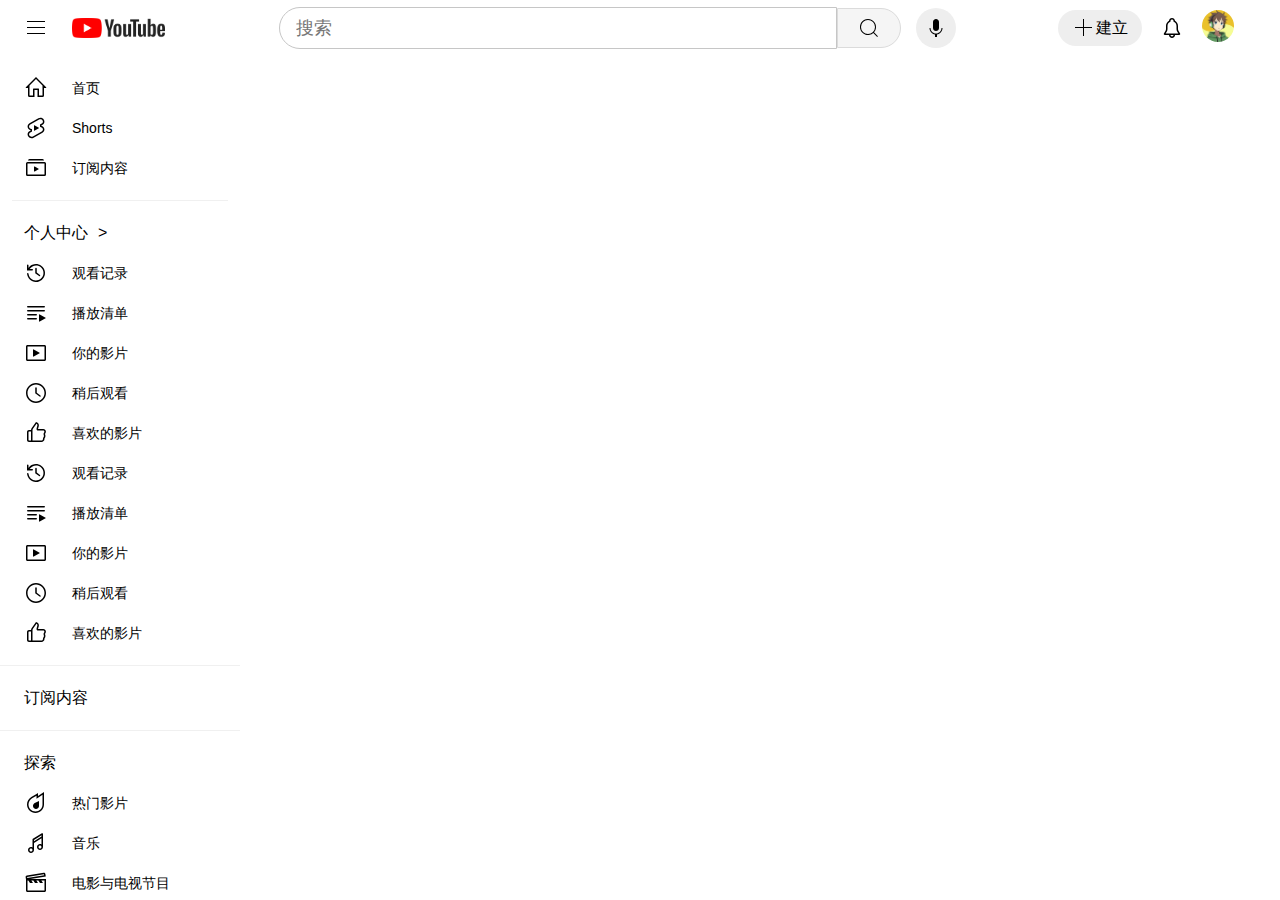
<file: index.html>
<!DOCTYPE html>
<html>
<head>
    <link rel="stylesheet" href="css/main.css" />
    <link rel="stylesheet" href="css/item.css" />
    <link rel="stylesheet" href="css/top.css" />
    <link rel="shortcut icon" href="favicon.ico" type="image/x-icon">
    <title>Youtube</title> 
</head>
<body>
  <div class="page">
    <div class="top"> 
        <div class="top-1">
            <div class="nav-switch"><svg xmlns="http://www.w3.org/2000/svg" height="24" viewBox="0 0 24 24" width="24" focusable="false" aria-hidden="true" style="pointer-events: none; display: inherit; width: 100%; height: 100%;"><path d="M21 6H3V5h18v1zm0 5H3v1h18v-1zm0 6H3v1h18v-1z"></path></svg></div>
            <img class="logo" src="images/logo.png" />
        </div>
        <div class="top-2">
            <input class="searchbox" type="text" placeholder="搜索"/>
            <button class="searchbutton">
                <div style="width: 24px; height: 24px; display: block; fill: currentcolor;"><svg xmlns="http://www.w3.org/2000/svg" fill="currentColor" height="24" viewBox="0 0 24 24" width="24" focusable="false" aria-hidden="true" style="pointer-events: none; display: inherit; width: 100%; height: 100%;"><path clip-rule="evenodd" d="M16.296 16.996a8 8 0 11.707-.708l3.909 3.91-.707.707-3.909-3.909zM18 11a7 7 0 00-14 0 7 7 0 1014 0z" fill-rule="evenodd"></path></svg></div>
            </button>
            <div class="voice">
                <div style="width: 24px; height: 24px; display: block; fill: currentcolor;"><svg xmlns="http://www.w3.org/2000/svg" height="24" viewBox="0 0 24 24" width="24" focusable="false" aria-hidden="true" style="pointer-events: none; display: inherit; width: 100%; height: 100%;"><path d="M12 3c-1.66 0-3 1.37-3 3.07v5.86c0 1.7 1.34 3.07 3 3.07s3-1.37 3-3.07V6.07C15 4.37 13.66 3 12 3zm6.5 9h-1c0 3.03-2.47 5.5-5.5 5.5S6.5 15.03 6.5 12h-1c0 3.24 2.39 5.93 5.5 6.41V21h2v-2.59c3.11-.48 5.5-3.17 5.5-6.41z"></path></svg></div>
            </div>
        </div>
        <div class="top-3">
            <div class="upload">
                <div style="width: 24px; height: 24px; display: block; fill: currentcolor;"><svg xmlns="http://www.w3.org/2000/svg" enable-background="new 0 0 24 24" height="24" viewBox="0 0 24 24" width="24" focusable="false" aria-hidden="true" style="pointer-events: none; display: inherit; width: 100%; height: 100%;"><path d="M20 12h-8v8h-1v-8H3v-1h8V3h1v8h8v1z"></path></svg></div>
                <div>建立</div>
            </div>
            <div class="notify">
                <div style="width: 24px; height: 24px; display: block; fill: currentcolor;"><svg xmlns="http://www.w3.org/2000/svg" fill="currentColor" height="24" viewBox="0 0 24 24" width="24" focusable="false" aria-hidden="true" style="pointer-events: none; display: inherit; width: 100%; height: 100%;"><path clip-rule="evenodd" d="m13.497 4.898.053.8.694.4C15.596 6.878 16.5 8.334 16.5 10v2.892c0 .997.27 1.975.784 2.83L18.35 17.5H5.649l1.067-1.778c.513-.855.784-1.833.784-2.83V10c0-1.666.904-3.122 2.256-3.902l.694-.4.053-.8c.052-.78.703-1.398 1.497-1.398.794 0 1.445.618 1.497 1.398ZM6 10c0-2.224 1.21-4.165 3.007-5.201C9.11 3.236 10.41 2 12 2c1.59 0 2.89 1.236 2.993 2.799C16.79 5.835 18 7.776 18 10v2.892c0 .725.197 1.436.57 2.058l1.521 2.535c.4.667-.08 1.515-.857 1.515H15c0 .796-.316 1.559-.879 2.121-.562.563-1.325.879-2.121.879s-1.559-.316-2.121-.879C9.316 20.56 9 19.796 9 19H4.766c-.777 0-1.257-.848-.857-1.515L5.43 14.95c.373-.622.57-1.333.57-2.058V10Zm4.5 9c0 .398.158.78.44 1.06.28.282.662.44 1.06.44s.78-.158 1.06-.44c.282-.28.44-.662.44-1.06h-3Z" fill-rule="evenodd"></path></svg></div>
            </div>
            <div class="avater">
                <img src="images/avater.png">
            </div>
        </div>
    </div>
    <div class="main-layout">
      <div class="nav">
        <!-- 导航项 -->
        <div class="nav-1">
            <div id="nav-top-list"></div>
            <div class="profile-nav">
                <div class="item profile-item">个人中心<span style="margin-left: 10px;">></span></div>
                <div id="nav-profile-list"></div>
                <div class="item"> <div style="width: 24px; height: 24px; display: block; fill: currentcolor;"><svg xmlns="http://www.w3.org/2000/svg" fill="currentColor" height="24" viewBox="0 0 24 24" width="24" focusable="false" aria-hidden="true" style="pointer-events: none; display: inherit; width: 100%; height: 100%;"><path clip-rule="evenodd" d="M14.203 4.83c-1.74-.534-3.614-.418-5.274.327-1.354.608-2.49 1.6-3.273 2.843H8.25c.414 0 .75.336.75.75s-.336.75-.75.75H3V4.25c0-.414.336-.75.75-.75s.75.336.75.75v2.775c.935-1.41 2.254-2.536 3.815-3.236 1.992-.894 4.241-1.033 6.328-.392 2.088.641 3.87 2.02 5.017 3.878 1.146 1.858 1.578 4.07 1.215 6.223-.364 2.153-1.498 4.1-3.19 5.48-1.693 1.379-3.83 2.095-6.012 2.016-2.182-.08-4.26-.949-5.849-2.447-1.588-1.499-2.578-3.523-2.784-5.697-.039-.412.264-.778.676-.817.412-.04.778.263.818.675.171 1.812.996 3.499 2.32 4.748 1.323 1.248 3.055 1.973 4.874 2.04 1.818.065 3.598-.532 5.01-1.681 1.41-1.15 2.355-2.773 2.657-4.567.303-1.794-.056-3.637-1.012-5.186-.955-1.548-2.44-2.697-4.18-3.231ZM12.75 7.5c0-.414-.336-.75-.75-.75s-.75.336-.75.75v4.886l.314.224 3.5 2.5c.337.241.806.163 1.046-.174.241-.337.163-.806-.174-1.046l-3.186-2.276V7.5Z" fill-rule="evenodd"></path></svg></div>观看记录 </div>
                <div class="item"> <div style="width: 24px; height: 24px; display: block; fill: currentcolor;"><svg xmlns="http://www.w3.org/2000/svg" fill="currentColor" height="24" viewBox="0 0 24 24" width="24" focusable="false" aria-hidden="true" style="pointer-events: none; display: inherit; width: 100%; height: 100%;"><path clip-rule="evenodd" d="M3.75 5c-.414 0-.75.336-.75.75s.336.75.75.75h16.5c.414 0 .75-.336.75-.75S20.664 5 20.25 5H3.75Zm0 4c-.414 0-.75.336-.75.75s.336.75.75.75h16.5c.414 0 .75-.336.75-.75S20.664 9 20.25 9H3.75Zm0 4c-.414 0-.75.336-.75.75s.336.75.75.75h8.5c.414 0 .75-.336.75-.75s-.336-.75-.75-.75h-8.5Zm8.5 4c.414 0 .75.336.75.75s-.336.75-.75.75h-8.5c-.414 0-.75-.336-.75-.75s.336-.75.75-.75h8.5Zm3.498-3.572c-.333-.191-.748.05-.748.434v6.276c0 .384.415.625.748.434L22 17l-6.252-3.572Z" fill-rule="evenodd"></path></svg></div> 播放清单 </div>
                <div class="item"> <div style="width: 24px; height: 24px; display: block; fill: currentcolor;"><svg xmlns="http://www.w3.org/2000/svg" fill="currentColor" height="24" viewBox="0 0 24 24" width="24" focusable="false" aria-hidden="true" style="pointer-events: none; display: inherit; width: 100%; height: 100%;"><path clip-rule="evenodd" d="M3.5 5.5h17v13h-17v-13ZM2 5.5C2 4.672 2.672 4 3.5 4h17c.828 0 1.5.672 1.5 1.5v13c0 .828-.672 1.5-1.5 1.5h-17c-.828 0-1.5-.672-1.5-1.5v-13Zm7.748 2.927c-.333-.19-.748.05-.748.435v6.276c0 .384.415.625.748.434L16 12 9.748 8.427Z" fill-rule="evenodd"></path></svg></div> 你的影片 </div>
                <div class="item"> <div style="width: 24px; height: 24px; display: block; fill: currentcolor;"><svg xmlns="http://www.w3.org/2000/svg" fill="currentColor" height="24" viewBox="0 0 24 24" width="24" focusable="false" aria-hidden="true" style="pointer-events: none; display: inherit; width: 100%; height: 100%;"><path clip-rule="evenodd" d="M20.5 12c0 4.694-3.806 8.5-8.5 8.5S3.5 16.694 3.5 12 7.306 3.5 12 3.5s8.5 3.806 8.5 8.5Zm1.5 0c0 5.523-4.477 10-10 10S2 17.523 2 12 6.477 2 12 2s10 4.477 10 10Zm-9.25-5c0-.414-.336-.75-.75-.75s-.75.336-.75.75v5.375l.3.225 4 3c.331.248.802.181 1.05-.15.248-.331.181-.801-.15-1.05l-3.7-2.775V7Z" fill-rule="evenodd"></path></svg></div> 稍后观看 </div>
                <div class="item"> <div style="width: 24px; height: 24px; display: block; fill: currentcolor;"><svg xmlns="http://www.w3.org/2000/svg" fill="currentColor" height="24" viewBox="0 0 24 24" width="24" focusable="false" aria-hidden="true" style="pointer-events: none; display: inherit; width: 100%; height: 100%;"><path clip-rule="evenodd" d="M14.813 5.018 14.41 6.5 14 8h5.192c.826 0 1.609.376 2.125 1.022.711.888.794 2.125.209 3.101L21 13l.165.413c.519 1.296.324 2.769-.514 3.885l-.151.202v.5c0 1.657-1.343 3-3 3H5c-1.105 0-2-.895-2-2v-8c0-1.105.895-2 2-2h2v.282c0-.834.26-1.647.745-2.325L12 1l1.1.472c1.376.59 2.107 2.103 1.713 3.546ZM7 10.5H5c-.276 0-.5.224-.5.5v8c0 .276.224.5.5.5h2v-9Zm10.5 9h-9V9.282c0-.521.163-1.03.466-1.453l3.553-4.975c.682.298 1.043 1.051.847 1.77l-.813 2.981c-.123.451-.029.934.255 1.305.284.372.725.59 1.192.59h5.192c.37 0 .722.169.954.459.32.399.357.954.094 1.393l-.526.876c-.241.402-.28.894-.107 1.33l.165.412c.324.81.203 1.73-.32 2.428l-.152.202c-.195.26-.3.575-.3.9v.5c0 .828-.672 1.5-1.5 1.5Z" fill-rule="evenodd"></path></svg></div> 喜欢的影片 </div>
            </div>
        </div>
        <div class="nav-2">
            <div class="item title-item">订阅内容</div>
            <div id="channel-list"></div>
        </div>
        <div class="nav-3">
            <div class="item title-item">探索</div>
            <div id="exploreList"></div>
        </div>
      </div>
      <div class="video">
      </div>
    </div>
  </div>
  <script src="js/nav-sub.js"/></script>
  <script src="js/explore.js"/></script>
</body>
</html>
</file>
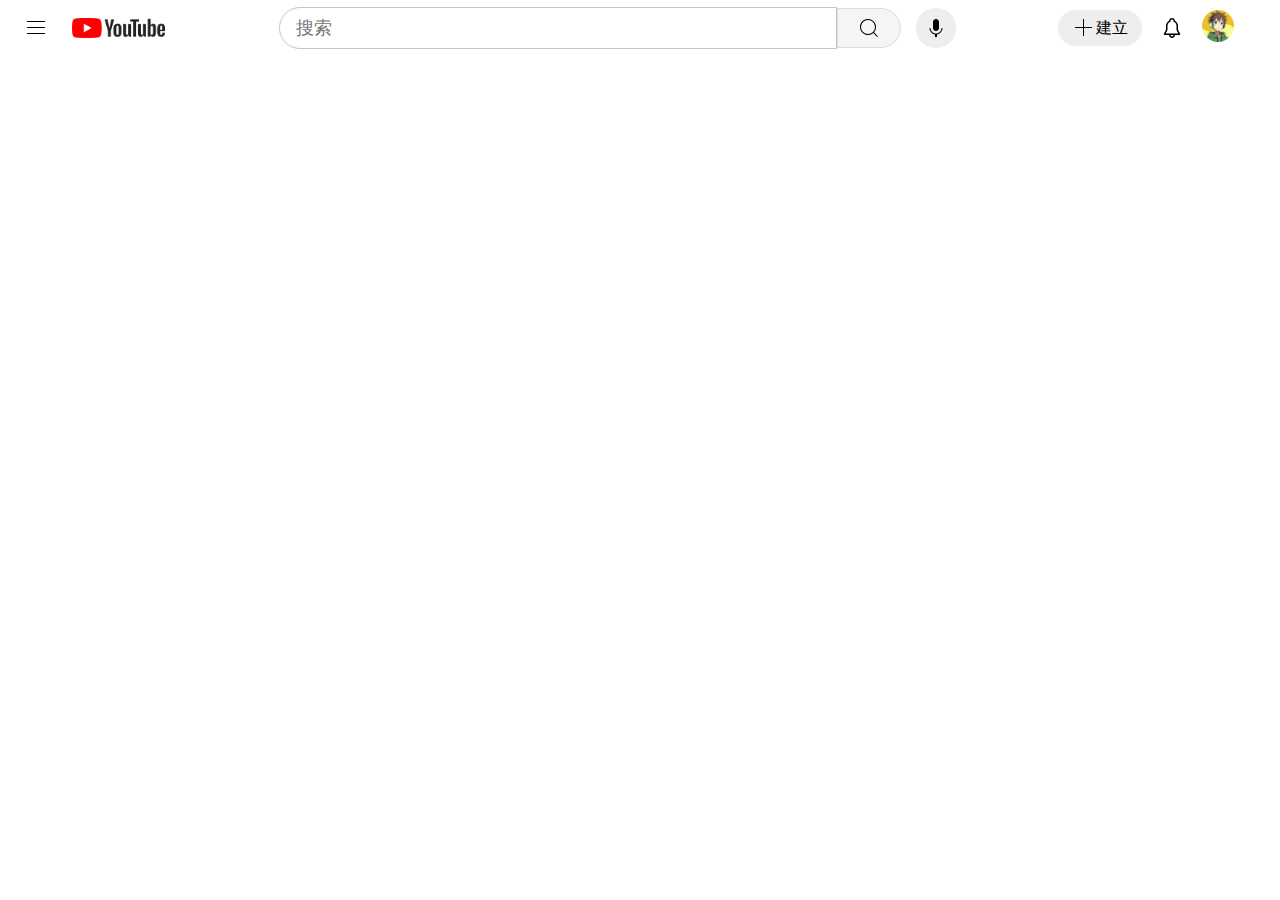
<file: play.html>
<!DOCTYPE html>
<html>
<head>
    <link rel="stylesheet" href="css/main.css" />
    <link rel="stylesheet" href="css/item.css" />
    <link rel="stylesheet" href="css/top.css" />
    <link rel="stylesheet" href="css/video.css" />
    <link rel="shortcut icon" href="favicon.ico" type="image/x-icon">
    <title> How Linux killed Unix: the UNIX Wars - YouTube</title> 
</head>
<body>
  <div class="page">
    <div class="top"> 
        <div class="top-1">
            <div class="nav-switch"><svg xmlns="http://www.w3.org/2000/svg" height="24" viewBox="0 0 24 24" width="24" focusable="false" aria-hidden="true" style="pointer-events: none; display: inherit; width: 100%; height: 100%;"><path d="M21 6H3V5h18v1zm0 5H3v1h18v-1zm0 6H3v1h18v-1z"></path></svg></div>
            <img onclick="window.location.href='index.html'" class="logo" src="images/logo.png" />
        </div>
        <div class="top-2">
            <input class="searchbox" type="text" placeholder="搜索"/>
            <button onclick="window.location.href='search.html'" class="searchbutton">
                <div style="width: 24px; height: 24px; display: block; fill: currentcolor;"><svg xmlns="http://www.w3.org/2000/svg" fill="currentColor" height="24" viewBox="0 0 24 24" width="24" focusable="false" aria-hidden="true" style="pointer-events: none; display: inherit; width: 100%; height: 100%;"><path clip-rule="evenodd" d="M16.296 16.996a8 8 0 11.707-.708l3.909 3.91-.707.707-3.909-3.909zM18 11a7 7 0 00-14 0 7 7 0 1014 0z" fill-rule="evenodd"></path></svg></div>
            </button>
            <div class="voice">
                <div style="width: 24px; height: 24px; display: block; fill: currentcolor;"><svg xmlns="http://www.w3.org/2000/svg" height="24" viewBox="0 0 24 24" width="24" focusable="false" aria-hidden="true" style="pointer-events: none; display: inherit; width: 100%; height: 100%;"><path d="M12 3c-1.66 0-3 1.37-3 3.07v5.86c0 1.7 1.34 3.07 3 3.07s3-1.37 3-3.07V6.07C15 4.37 13.66 3 12 3zm6.5 9h-1c0 3.03-2.47 5.5-5.5 5.5S6.5 15.03 6.5 12h-1c0 3.24 2.39 5.93 5.5 6.41V21h2v-2.59c3.11-.48 5.5-3.17 5.5-6.41z"></path></svg></div>
            </div>
        </div>
        <div class="top-3">
            <div class="upload">
                <div style="width: 24px; height: 24px; display: block; fill: currentcolor;"><svg xmlns="http://www.w3.org/2000/svg" enable-background="new 0 0 24 24" height="24" viewBox="0 0 24 24" width="24" focusable="false" aria-hidden="true" style="pointer-events: none; display: inherit; width: 100%; height: 100%;"><path d="M20 12h-8v8h-1v-8H3v-1h8V3h1v8h8v1z"></path></svg></div>
                <div>建立</div>
            </div>
            <div class="notify">
                <div style="width: 24px; height: 24px; display: block; fill: currentcolor;"><svg xmlns="http://www.w3.org/2000/svg" fill="currentColor" height="24" viewBox="0 0 24 24" width="24" focusable="false" aria-hidden="true" style="pointer-events: none; display: inherit; width: 100%; height: 100%;"><path clip-rule="evenodd" d="m13.497 4.898.053.8.694.4C15.596 6.878 16.5 8.334 16.5 10v2.892c0 .997.27 1.975.784 2.83L18.35 17.5H5.649l1.067-1.778c.513-.855.784-1.833.784-2.83V10c0-1.666.904-3.122 2.256-3.902l.694-.4.053-.8c.052-.78.703-1.398 1.497-1.398.794 0 1.445.618 1.497 1.398ZM6 10c0-2.224 1.21-4.165 3.007-5.201C9.11 3.236 10.41 2 12 2c1.59 0 2.89 1.236 2.993 2.799C16.79 5.835 18 7.776 18 10v2.892c0 .725.197 1.436.57 2.058l1.521 2.535c.4.667-.08 1.515-.857 1.515H15c0 .796-.316 1.559-.879 2.121-.562.563-1.325.879-2.121.879s-1.559-.316-2.121-.879C9.316 20.56 9 19.796 9 19H4.766c-.777 0-1.257-.848-.857-1.515L5.43 14.95c.373-.622.57-1.333.57-2.058V10Zm4.5 9c0 .398.158.78.44 1.06.28.282.662.44 1.06.44s.78-.158 1.06-.44c.282-.28.44-.662.44-1.06h-3Z" fill-rule="evenodd"></path></svg></div>
            </div>
            <div onclick="window.location.href='profile.html'" class="avater">
                <img src="images/avater.png">
            </div>
        </div>
    </div>
    <div class="main-layout">
    </div>
  </div>
  <script src="js/nav-sub.js"/></script>
  <script src="js/explore.js"/></script>
  <script src="js/video.js"/></script>
</body>
</html>
</file>
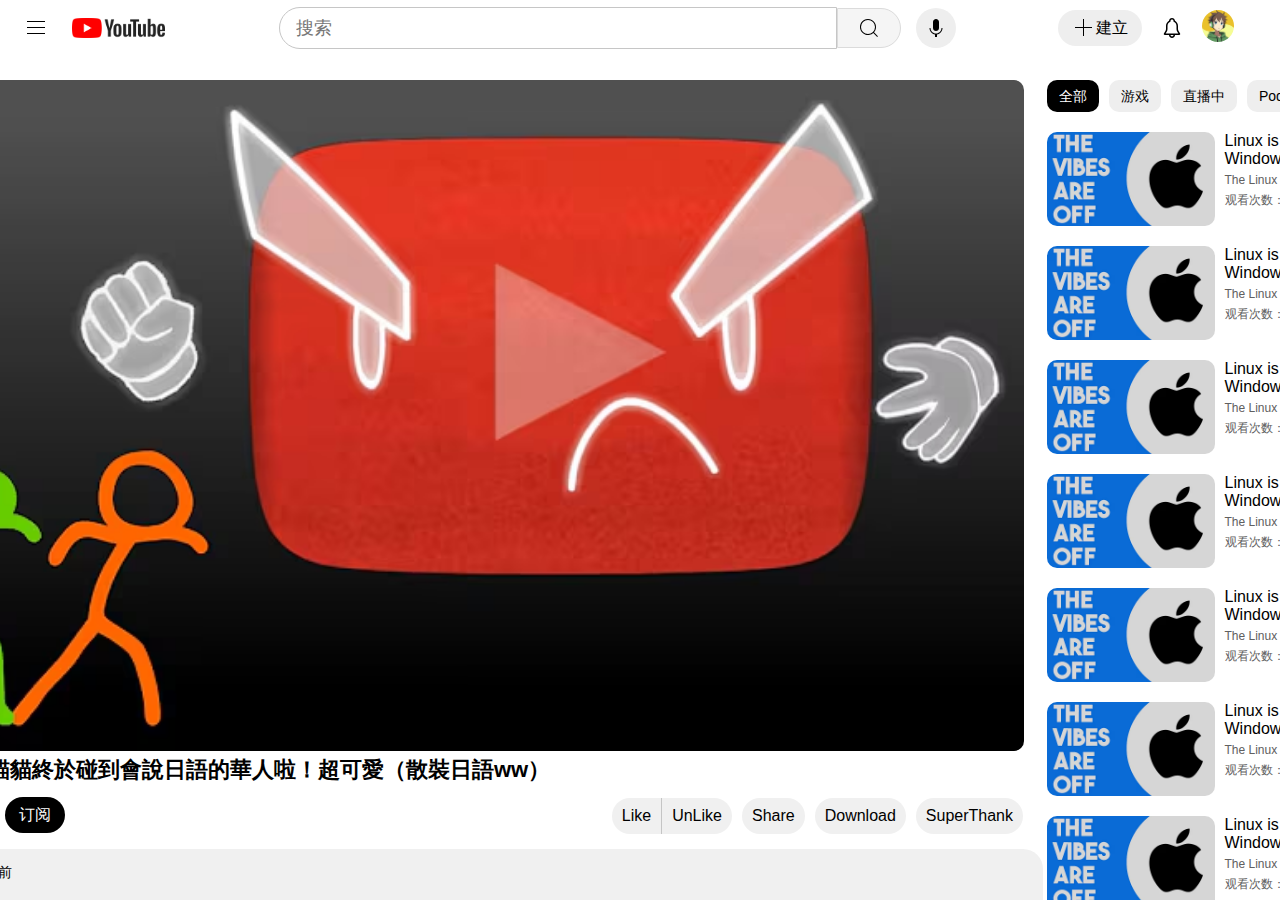
<file: play2.html>
<!DOCTYPE html>
<html>
<head>
    <link rel="stylesheet" href="css/main.css" />
    <link rel="stylesheet" href="css/item.css" />
    <link rel="stylesheet" href="css/top.css" />
    <link rel="stylesheet" href="css/play.css" />
    <link rel="shortcut icon" href="favicon.ico" type="image/x-icon">
    <title> How Linux killed Unix: the UNIX Wars - YouTube</title> 
</head>
<body>
  <div class="page">
    <div class="top"> 
        <div class="top-1">
            <div class="nav-switch"><svg xmlns="http://www.w3.org/2000/svg" height="24" viewBox="0 0 24 24" width="24" focusable="false" aria-hidden="true" style="pointer-events: none; display: inherit; width: 100%; height: 100%;"><path d="M21 6H3V5h18v1zm0 5H3v1h18v-1zm0 6H3v1h18v-1z"></path></svg></div>
            <img onclick="window.location.href='index.html'" class="logo" src="images/logo.png" />
        </div>
        <div class="top-2">
            <input class="searchbox" type="text" placeholder="搜索"/>
            <button onclick="window.location.href='search.html'" class="searchbutton">
                <div style="width: 24px; height: 24px; display: block; fill: currentcolor;"><svg xmlns="http://www.w3.org/2000/svg" fill="currentColor" height="24" viewBox="0 0 24 24" width="24" focusable="false" aria-hidden="true" style="pointer-events: none; display: inherit; width: 100%; height: 100%;"><path clip-rule="evenodd" d="M16.296 16.996a8 8 0 11.707-.708l3.909 3.91-.707.707-3.909-3.909zM18 11a7 7 0 00-14 0 7 7 0 1014 0z" fill-rule="evenodd"></path></svg></div>
            </button>
            <div class="voice">
                <div style="width: 24px; height: 24px; display: block; fill: currentcolor;"><svg xmlns="http://www.w3.org/2000/svg" height="24" viewBox="0 0 24 24" width="24" focusable="false" aria-hidden="true" style="pointer-events: none; display: inherit; width: 100%; height: 100%;"><path d="M12 3c-1.66 0-3 1.37-3 3.07v5.86c0 1.7 1.34 3.07 3 3.07s3-1.37 3-3.07V6.07C15 4.37 13.66 3 12 3zm6.5 9h-1c0 3.03-2.47 5.5-5.5 5.5S6.5 15.03 6.5 12h-1c0 3.24 2.39 5.93 5.5 6.41V21h2v-2.59c3.11-.48 5.5-3.17 5.5-6.41z"></path></svg></div>
            </div>
        </div>
        <div class="top-3">
            <div class="upload">
                <div style="width: 24px; height: 24px; display: block; fill: currentcolor;"><svg xmlns="http://www.w3.org/2000/svg" enable-background="new 0 0 24 24" height="24" viewBox="0 0 24 24" width="24" focusable="false" aria-hidden="true" style="pointer-events: none; display: inherit; width: 100%; height: 100%;"><path d="M20 12h-8v8h-1v-8H3v-1h8V3h1v8h8v1z"></path></svg></div>
                <div>建立</div>
            </div>
            <div class="notify">
                <div style="width: 24px; height: 24px; display: block; fill: currentcolor;"><svg xmlns="http://www.w3.org/2000/svg" fill="currentColor" height="24" viewBox="0 0 24 24" width="24" focusable="false" aria-hidden="true" style="pointer-events: none; display: inherit; width: 100%; height: 100%;"><path clip-rule="evenodd" d="m13.497 4.898.053.8.694.4C15.596 6.878 16.5 8.334 16.5 10v2.892c0 .997.27 1.975.784 2.83L18.35 17.5H5.649l1.067-1.778c.513-.855.784-1.833.784-2.83V10c0-1.666.904-3.122 2.256-3.902l.694-.4.053-.8c.052-.78.703-1.398 1.497-1.398.794 0 1.445.618 1.497 1.398ZM6 10c0-2.224 1.21-4.165 3.007-5.201C9.11 3.236 10.41 2 12 2c1.59 0 2.89 1.236 2.993 2.799C16.79 5.835 18 7.776 18 10v2.892c0 .725.197 1.436.57 2.058l1.521 2.535c.4.667-.08 1.515-.857 1.515H15c0 .796-.316 1.559-.879 2.121-.562.563-1.325.879-2.121.879s-1.559-.316-2.121-.879C9.316 20.56 9 19.796 9 19H4.766c-.777 0-1.257-.848-.857-1.515L5.43 14.95c.373-.622.57-1.333.57-2.058V10Zm4.5 9c0 .398.158.78.44 1.06.28.282.662.44 1.06.44s.78-.158 1.06-.44c.282-.28.44-.662.44-1.06h-3Z" fill-rule="evenodd"></path></svg></div>
            </div>
            <div onclick="window.location.href='profile.html'" class="avater">
                <img src="images/avater.png">
            </div>
        </div>
    </div>
    <div class="main-layout">
        <div class="play-box">
            <div class="play-main">
                <img style="width: 1193px ; height: 671px; border-radius: 10px;" src="images/videobanner/1.avif" alt="">
                <div style="font-size: 22px; font-weight: bold;">【甘城なつき】貓貓終於碰到會說日語的華人啦！超可愛（散裝日語ww）</div>
                <div style="display: flex; justify-content: space-between;">
                    <div style="margin-top: 12px; margin-right: 12px; display: flex;">
                        <img style="width: 40px; height: 40px; border-radius: 40px; margin-right: 12px;" src="images/videoavater/1.jpg" />
                        <div style="margin-right: 24px;">
                            <div style="font-size: 16px; font-weight: bold;">Little dusk</div>
                            <div>55万位订阅者</div>
                        </div>
                        <div class="submit">订阅</div>
                    </div>
                    <div class="play-buttom">
                        <div class="uorlike">
                            <div class="like">
                                Like
                            </div>
                            <div class="unlike">
                                UnLike
                            </div>
                        </div>
                        <div class="share">Share</div>
                        <div class="download">Download</div>
                        <div class="superthank">SuperThank</div>
                    </div>
                </div>
                <div class="play-desc">
                    <p>觀看次數：20萬次  8 個月前</p>
                    <p>源直播：【10.18】
                    <p>最近アイスの実にはまっている
                    <p>    / 2279108530   …</p>
                </div>
            </div>
            <div class="play-other">
                <div id="nav-list" class="nav-list"></div>
                <div id="right-videos"></div>
                <div class="right-video-card">
                    <img class="right-video-img" src="images/videobanner/2.avif">
                    <div>
                        <div>Linux is Better Than Mac And Windows</div>
                        <div class="right-video-info">The Linux Cast</div>
                        <div class="right-video-info">观看次数：2535次 · 6 小时前</div>
                    </div>
                </div>
            </div>
        </div>
    </div>
  </div>
  <script src="js/play.js"></script>
</body>
</html>
</file>
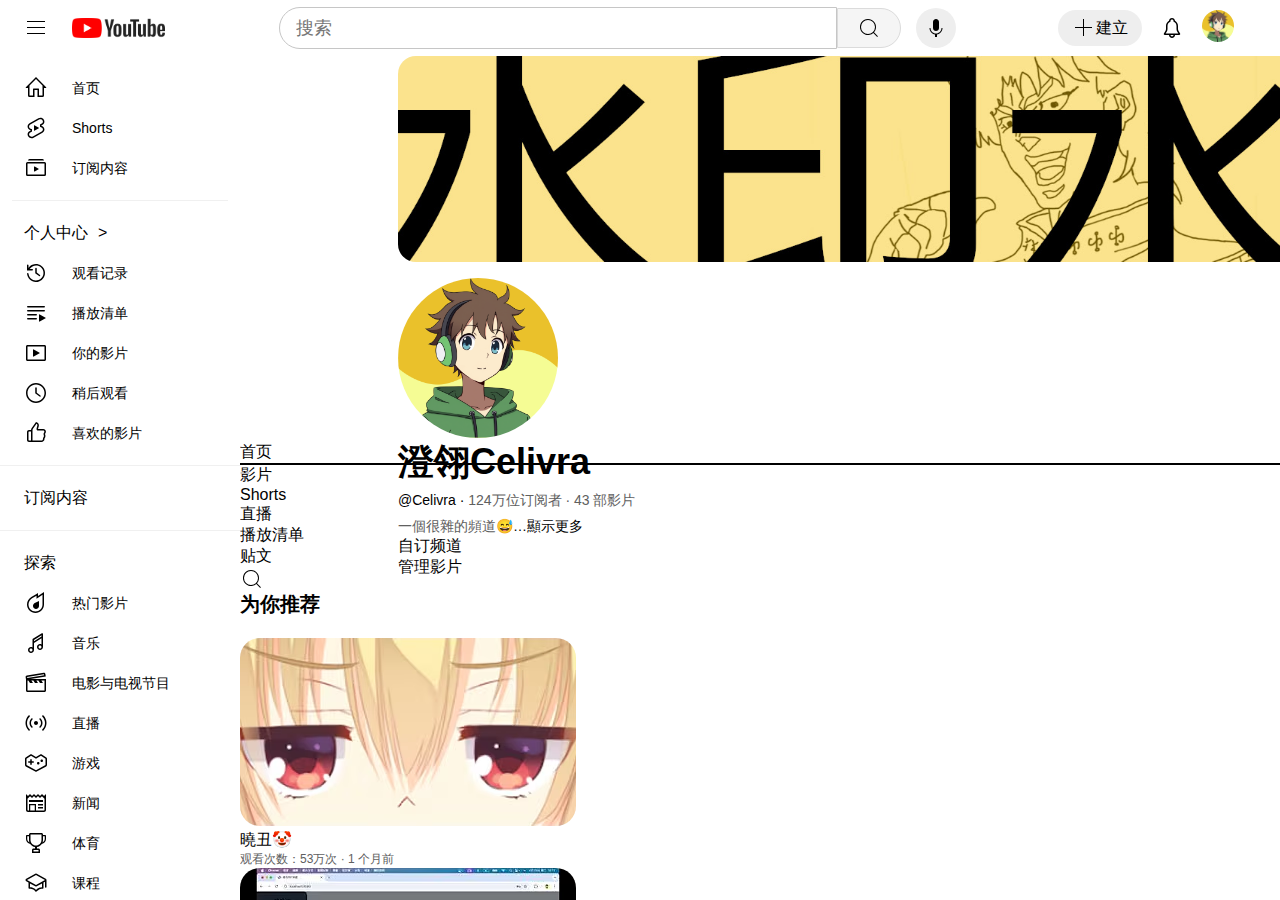
<file: profile.html>
<!DOCTYPE html>
<html>
<head>
    <link rel="stylesheet" href="css/main.css" />
    <link rel="stylesheet" href="css/item.css" />
    <link rel="stylesheet" href="css/top.css" />
    <link rel="stylesheet" href="css/profile.css" />
    <link rel="shortcut icon" href="favicon.ico" type="image/x-icon">
    <title>澄翎Celivra - YouTube</title> 
</head>
<body>
  <div class="page">
    <div class="top"> 
        <div class="top-1">
            <div class="nav-switch"><svg xmlns="http://www.w3.org/2000/svg" height="24" viewBox="0 0 24 24" width="24" focusable="false" aria-hidden="true" style="pointer-events: none; display: inherit; width: 100%; height: 100%;"><path d="M21 6H3V5h18v1zm0 5H3v1h18v-1zm0 6H3v1h18v-1z"></path></svg></div>
            <img onclick="window.location.href='index.html'" class="logo" src="images/logo.png" />
        </div>
        <div class="top-2">
            <input class="searchbox" type="text" placeholder="搜索"/>
            <button onclick="window.location.href='search.html'" class="searchbutton">
                <div style="width: 24px; height: 24px; display: block; fill: currentcolor;"><svg xmlns="http://www.w3.org/2000/svg" fill="currentColor" height="24" viewBox="0 0 24 24" width="24" focusable="false" aria-hidden="true" style="pointer-events: none; display: inherit; width: 100%; height: 100%;"><path clip-rule="evenodd" d="M16.296 16.996a8 8 0 11.707-.708l3.909 3.91-.707.707-3.909-3.909zM18 11a7 7 0 00-14 0 7 7 0 1014 0z" fill-rule="evenodd"></path></svg></div>
            </button>
            <div class="voice">
                <div style="width: 24px; height: 24px; display: block; fill: currentcolor;"><svg xmlns="http://www.w3.org/2000/svg" height="24" viewBox="0 0 24 24" width="24" focusable="false" aria-hidden="true" style="pointer-events: none; display: inherit; width: 100%; height: 100%;"><path d="M12 3c-1.66 0-3 1.37-3 3.07v5.86c0 1.7 1.34 3.07 3 3.07s3-1.37 3-3.07V6.07C15 4.37 13.66 3 12 3zm6.5 9h-1c0 3.03-2.47 5.5-5.5 5.5S6.5 15.03 6.5 12h-1c0 3.24 2.39 5.93 5.5 6.41V21h2v-2.59c3.11-.48 5.5-3.17 5.5-6.41z"></path></svg></div>
            </div>
        </div>
        <div class="top-3">
            <div class="upload">
                <div style="width: 24px; height: 24px; display: block; fill: currentcolor;"><svg xmlns="http://www.w3.org/2000/svg" enable-background="new 0 0 24 24" height="24" viewBox="0 0 24 24" width="24" focusable="false" aria-hidden="true" style="pointer-events: none; display: inherit; width: 100%; height: 100%;"><path d="M20 12h-8v8h-1v-8H3v-1h8V3h1v8h8v1z"></path></svg></div>
                <div>建立</div>
            </div>
            <div class="notify">
                <div style="width: 24px; height: 24px; display: block; fill: currentcolor;"><svg xmlns="http://www.w3.org/2000/svg" fill="currentColor" height="24" viewBox="0 0 24 24" width="24" focusable="false" aria-hidden="true" style="pointer-events: none; display: inherit; width: 100%; height: 100%;"><path clip-rule="evenodd" d="m13.497 4.898.053.8.694.4C15.596 6.878 16.5 8.334 16.5 10v2.892c0 .997.27 1.975.784 2.83L18.35 17.5H5.649l1.067-1.778c.513-.855.784-1.833.784-2.83V10c0-1.666.904-3.122 2.256-3.902l.694-.4.053-.8c.052-.78.703-1.398 1.497-1.398.794 0 1.445.618 1.497 1.398ZM6 10c0-2.224 1.21-4.165 3.007-5.201C9.11 3.236 10.41 2 12 2c1.59 0 2.89 1.236 2.993 2.799C16.79 5.835 18 7.776 18 10v2.892c0 .725.197 1.436.57 2.058l1.521 2.535c.4.667-.08 1.515-.857 1.515H15c0 .796-.316 1.559-.879 2.121-.562.563-1.325.879-2.121.879s-1.559-.316-2.121-.879C9.316 20.56 9 19.796 9 19H4.766c-.777 0-1.257-.848-.857-1.515L5.43 14.95c.373-.622.57-1.333.57-2.058V10Zm4.5 9c0 .398.158.78.44 1.06.28.282.662.44 1.06.44s.78-.158 1.06-.44c.282-.28.44-.662.44-1.06h-3Z" fill-rule="evenodd"></path></svg></div>
            </div>
            <div class="avater">
                <img src="images/avater.png">
            </div>
        </div>
    </div>
    <div class="main-layout">
      <div class="nav">
        <!-- 导航项 -->
        <div class="nav-1">
            <div id="nav-top-list"></div>
            <div class="profile-nav">
                <div class="item profile-item">个人中心<span style="margin-left: 10px;">></span></div>
                <div id="nav-profile-list"></div>
            </div>
        </div>
        <div class="nav-2">
            <div class="item title-item">订阅内容</div>
            <div id="channel-list"></div>
        </div>
        <div class="nav-3">
            <div class="item title-item">探索</div>
            <div id="exploreList"></div>
        </div>
      </div>
      <div class="profile-main">
        <div class="profile-banner"> <img src="images/profile/banner.jpg" /> </div>
        <div class="profile-info">
            <div class="profile-avater"> <img src="images/avater.png" /> </div>
            <div>
                <div style="font-size: 36px; font-weight: 600;">澄翎Celivra</div>
                <div style="font-size: 14px;">
                    <div style="margin: 5px 0px 8px 0px;"><span>@Celivra</span>&nbsp;·&nbsp;<span style="color: #606060;">124万位订阅者&nbsp;·&nbsp;43 部影片</span></div>
                    <div><span style="color: #606060;">一個很雜的頻道😅</span><span>…顯示更多</span></div>
                </div>
                <div class="profile-btn">
                    <div>自订频道</div>
                    <div>管理影片</div>
                </div>
            </div>
        </div>
        <div class="profile-content">
            <div>
                <div style="color: black; border-bottom: 2px solid #000;">首页</div>
                <div>影片</div>
                <div>Shorts</div>
                <div>直播</div>
                <div>播放清单</div>
                <div>贴文</div>
                <div>
                    <div style="width: 24px;  height: 24px;">
                        <svg xmlns="http://www.w3.org/2000/svg" fill="currentColor" height="24" viewBox="0 0 24 24" width="24" focusable="false" aria-hidden="true" style="pointer-events: none; display: inherit; width: 100%; height: 100%;"><path clip-rule="evenodd" d="M16.296 16.996a8 8 0 11.707-.708l3.909 3.91-.707.707-3.909-3.909zM18 11a7 7 0 00-14 0 7 7 0 1014 0z" fill-rule="evenodd"></path></svg>
                    </div>
                </div>
            </div>
        </div>
        <div class="profile-videos">
            <div>
                <div class="profile-recommand">
                    <div style="font-size: 20px; font-weight: bold; margin-bottom: 20px;">为你推荐</div>
                    <div id="recommand-video" class="recommand-video"> </div>
                </div>
                <div class="profile-total-videos" style="margin-top: 50px;">
                    <div style="font-size: 20px; font-weight: bold; padding: 20px 0px; border-top: 1px solid #f0f0f0;">影片</div>
                    <div id="total-video" class="recommand-video"> </div>
                </div>
            </div>
        </div>
      </div>
    </div>
  </div>
  <script src="js/nav-sub.js"/></script>
  <script src="js/notExplore.js"/> </script>
  <script src="js/profile.js"/> </script>
</body>
</html>
</file>
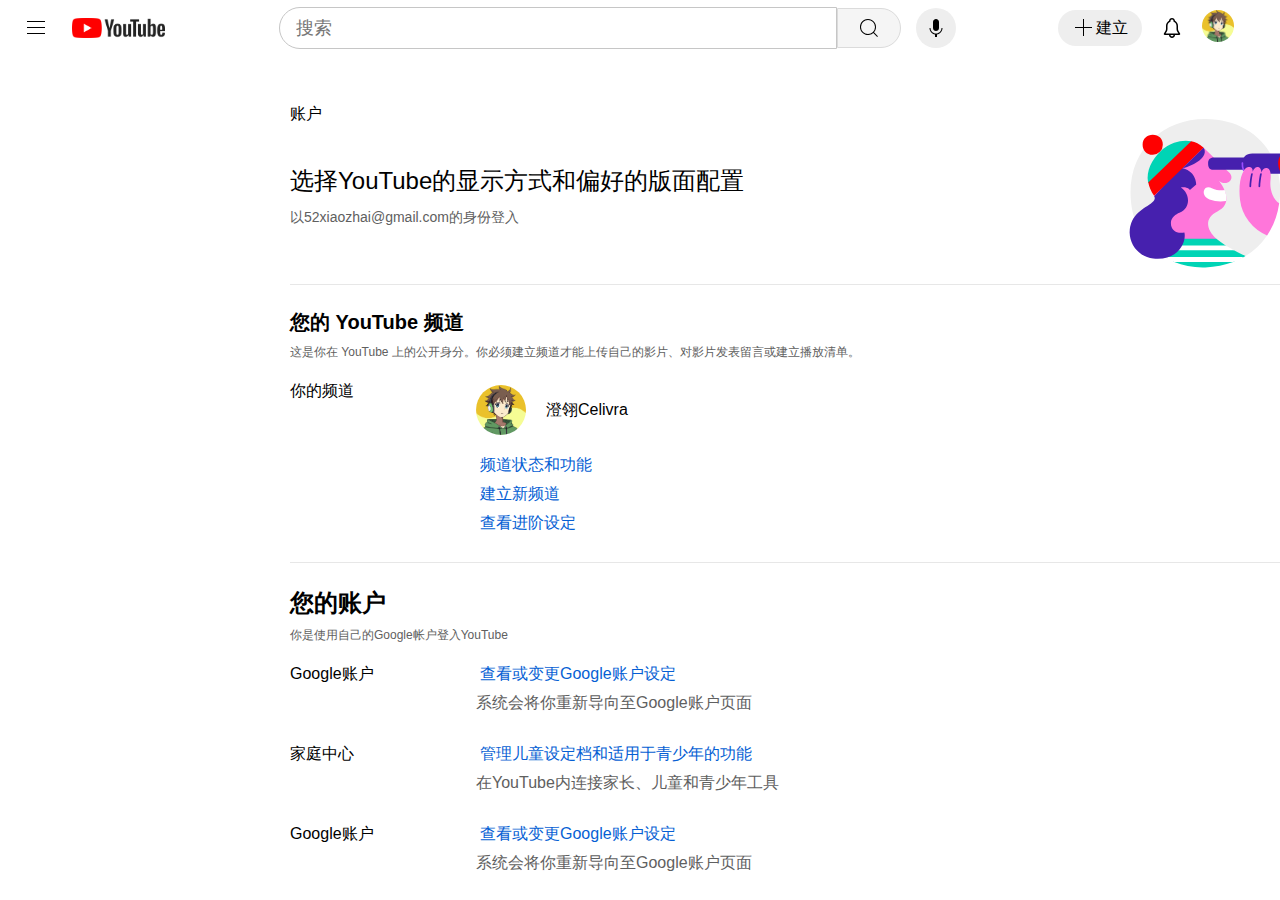
<file: settings.html>
<!DOCTYPE html>
<html>
<head>
    <link rel="stylesheet" href="css/main.css" />
    <link rel="stylesheet" href="css/item.css" />
    <link rel="stylesheet" href="css/top.css" />
    <link rel="stylesheet" href="css/setting.css" />
    <link rel="shortcut icon" href="favicon.ico" type="image/x-icon">
    <title>YouTube</title> 
</head>
<body>
  <div class="page">
    <div class="top"> 
        <div class="top-1">
            <div class="nav-switch"><svg xmlns="http://www.w3.org/2000/svg" height="24" viewBox="0 0 24 24" width="24" focusable="false" aria-hidden="true" style="pointer-events: none; display: inherit; width: 100%; height: 100%;"><path d="M21 6H3V5h18v1zm0 5H3v1h18v-1zm0 6H3v1h18v-1z"></path></svg></div>
            <img onclick="window.location.href='index.html'" class="logo" src="images/logo.png" />
        </div>
        <div class="top-2">
            <input class="searchbox" type="text" placeholder="搜索"/>
            <button onclick="window.location.href='search.html'" class="searchbutton">
                <div style="width: 24px; height: 24px; display: block; fill: currentcolor;"><svg xmlns="http://www.w3.org/2000/svg" fill="currentColor" height="24" viewBox="0 0 24 24" width="24" focusable="false" aria-hidden="true" style="pointer-events: none; display: inherit; width: 100%; height: 100%;"><path clip-rule="evenodd" d="M16.296 16.996a8 8 0 11.707-.708l3.909 3.91-.707.707-3.909-3.909zM18 11a7 7 0 00-14 0 7 7 0 1014 0z" fill-rule="evenodd"></path></svg></div>
            </button>
            <div class="voice">
                <div style="width: 24px; height: 24px; display: block; fill: currentcolor;"><svg xmlns="http://www.w3.org/2000/svg" height="24" viewBox="0 0 24 24" width="24" focusable="false" aria-hidden="true" style="pointer-events: none; display: inherit; width: 100%; height: 100%;"><path d="M12 3c-1.66 0-3 1.37-3 3.07v5.86c0 1.7 1.34 3.07 3 3.07s3-1.37 3-3.07V6.07C15 4.37 13.66 3 12 3zm6.5 9h-1c0 3.03-2.47 5.5-5.5 5.5S6.5 15.03 6.5 12h-1c0 3.24 2.39 5.93 5.5 6.41V21h2v-2.59c3.11-.48 5.5-3.17 5.5-6.41z"></path></svg></div>
            </div>
        </div>
        <div class="top-3">
            <div class="upload">
                <div style="width: 24px; height: 24px; display: block; fill: currentcolor;"><svg xmlns="http://www.w3.org/2000/svg" enable-background="new 0 0 24 24" height="24" viewBox="0 0 24 24" width="24" focusable="false" aria-hidden="true" style="pointer-events: none; display: inherit; width: 100%; height: 100%;"><path d="M20 12h-8v8h-1v-8H3v-1h8V3h1v8h8v1z"></path></svg></div>
                <div>建立</div>
            </div>
            <div class="notify">
                <div style="width: 24px; height: 24px; display: block; fill: currentcolor;"><svg xmlns="http://www.w3.org/2000/svg" fill="currentColor" height="24" viewBox="0 0 24 24" width="24" focusable="false" aria-hidden="true" style="pointer-events: none; display: inherit; width: 100%; height: 100%;"><path clip-rule="evenodd" d="m13.497 4.898.053.8.694.4C15.596 6.878 16.5 8.334 16.5 10v2.892c0 .997.27 1.975.784 2.83L18.35 17.5H5.649l1.067-1.778c.513-.855.784-1.833.784-2.83V10c0-1.666.904-3.122 2.256-3.902l.694-.4.053-.8c.052-.78.703-1.398 1.497-1.398.794 0 1.445.618 1.497 1.398ZM6 10c0-2.224 1.21-4.165 3.007-5.201C9.11 3.236 10.41 2 12 2c1.59 0 2.89 1.236 2.993 2.799C16.79 5.835 18 7.776 18 10v2.892c0 .725.197 1.436.57 2.058l1.521 2.535c.4.667-.08 1.515-.857 1.515H15c0 .796-.316 1.559-.879 2.121-.562.563-1.325.879-2.121.879s-1.559-.316-2.121-.879C9.316 20.56 9 19.796 9 19H4.766c-.777 0-1.257-.848-.857-1.515L5.43 14.95c.373-.622.57-1.333.57-2.058V10Zm4.5 9c0 .398.158.78.44 1.06.28.282.662.44 1.06.44s.78-.158 1.06-.44c.282-.28.44-.662.44-1.06h-3Z" fill-rule="evenodd"></path></svg></div>
            </div>
            <div onclick="window.location.href='profile.html'" class="avater">
                <img src="images/avater.png">
            </div>
        </div>
    </div>
    <div class="main-layout">
      <div class="nav">
        <!-- 导航项 -->
        <div style="padding: 18px 0px;">
            <div style="font-size: 20px; color: #606060; font-weight: 600; padding-left: 24px; padding-bottom: 20px; ">设定</div>
            <div id="setting-navlist">
            </div>
        </div>
      </div>
      <div class="setting">
        <div class="setting-content">
            <div>
                <div style="width: 465px; height: 156px;">
                    <div style="font-size: 16px;">账户</div>
                    <div style="font-size: 24px; margin-top: 40px; margin-bottom: 12px;">选择YouTube的显示方式和偏好的版面配置</div>
                    <div style="font-size: 14px; color: #606060;">以52xiaozhai@gmail.com的身份登入</div>
                </div>
                <div style="width: 180px; height: 180px;">
                    <svg fill="none" fill-rule="evenodd" viewBox="0 0 155 155" xmlns="http://www.w3.org/2000/svg" focusable="false" aria-hidden="true" style="pointer-events: none; display: inherit; width: 100%; height: 100%;"> <path d="M3.9 76.2C3.9 37.9 32.7 13 68.3 13c39.1 0 65.4 27.6 64.4 63.2 0 3.1-.3 6.2-.7 9.2-.7 4.8-6.2 8-7.8 12.4-1.8 5 .2 11-2.7 15.4a59.7 59.7 0 0 1-18.6 17.7c-9.6 5.9-21.6 4-35 4.3-12.7.4-24 2.9-33.8-2.7-18.5-10.6-30.2-30.9-30.2-56.3" fill="#EEE"></path> <path d="M78.7 92.5c14.1-6.8 5.6-21 1.4-26.3 4.3 3.2 7.6 1.6 9.2.3 1.7-1.3 2.6-5-.9-8-3.4-3-13.9-13.5-21.6-20.8-.3-.2-18.6-1.7-28.2 8.3-8.6 8.9-14.4 33.2-14.4 33.2 16.1 23.5 11.9 35 5.6 44.5 10.7 7.7 49-6.6 48-7.6-9.1-8.1-10.2-18.3.9-23.6" fill="#FF76DA"></path> <g transform="translate(28 115.7)"> <mask fill="#fff"> <path d="M1 .4h74V25H1z"></path> </mask> <path d="M40.3 25c8.7-.3 16.8-1.9 24-4.6 1.7-.6 1-1.4 2.7-2.2 1.4-.6 5.2-1.3 6.5-2.1l1.4-.9c-2.2-1-5.7-2.7-9.5-4.8-1.2-.6-4.1-.9-5.4-1.6-1.3-.7-.9-2-2.2-2.7a100.6 100.6 0 0 1-8-5.7H6.3c-1 5.3-3 9.7-5.3 13.1 1.2 1 2.5 1.8 3.9 2.6s5.3 1.4 6.8 2.1c1.4.7.4 1.6 1.8 2.2 8 3.3 17.1 4.9 26.8 4.6" fill="#00D4B5" mask="url(#b_yt530)"></path> </g> <path d="M32.9 131.8a59 59 0 0 0 8.6 4.3h50.7c3.3-1.2 6.4-2.7 9.3-4.3H32.9zM37.6 126h55.8c-2.5-1.2-5-2.7-7.6-4.2H37.6v4.3z" fill="#FFF"></path> <path d="M46.4 55c14.1 1.7 14.1 14.3 14.1 14.3L55 74s-2.3-3.3-7.8-2.1c2.2 1.3 3.7 3.2 4.8 5.3 2.6 5.1 2.1 13-6 16.4-3 1.2-7 4-7.3 8.3-.4 6.5 4.6 10 11.6 8.7 2 9-6.2 24.8-26.9 22.5a22.9 22.9 0 0 1-18-32.7c5.4-11.8 22.4-14.7 18.9-21L46.4 55z" fill="#4620AE"></path> <path d="M56.1 32a31 31 0 0 0-27 9.3C22.7 47.9 17.2 57 19 67.7c.8 3.7 40.7-35 37-35.7" fill="#00D4B5"></path> <path d="M14.3 35c0-5.2 4-8.5 8.7-8.5 5.3 0 8.9 3.7 8.7 8.5a8.6 8.6 0 0 1-8.7 8.7c-5 .1-8.7-3.5-8.7-8.7" fill="red"></path> <path d="M73.9 72.5c-2.8-1.3-6-1-6.8 2.3-.6 2.2.3 5.8 4.8 7.4a27.9 27.9 0 0 0 14.4 1.3c.6-3.1-.2-6.4-1.4-9.4-2.7.4-6.8.4-11-1.6" fill="#FFF"></path> <path d="M104.6 46H75.7c-3.6 0-5 2-5 5 0 2.9.7 5.7 4.6 5.7h30.3l-1-10.7z" fill="#4620AE"></path> <path d="M137.8 42.6h-29c-5.8 0-8.3 3.3-8.3 8 0 4.8 2.3 9.4 7.8 9.4h28.4l1.1-17.4z" fill="#4620AE"></path> <path d="M101.3 57.8a.8.8 0 0 1-.6-.4 13 13 0 0 1-1.2-6.5c0-.4.4-.7.8-.7s.7.4.7.8c-.2 1.9.2 4.3 1 5.7a.8.8 0 0 1-.7 1.1" fill="#9A4DFF"></path> <path d="M131 51.2c0-6.9 4.8-11.4 10.7-11.4 6.4 0 10.8 5 10.6 11.4-.2 6.6-4.2 11.5-10.6 11.7-6.1.2-10.6-4.6-10.6-11.7" fill="red"></path> <path d="M136.1 51.3c0-3.7 2.5-6 5.6-6 3.4 0 5.7 2.6 5.6 6-.1 3.4-2.3 6-5.6 6.1-3.2.1-5.6-2.4-5.6-6.1" fill="#FFF"></path> <path d="M124.4 66c.7-5.9 0-10.4-3.3-10.8-3.4-.4-4.5 4-4.5 4s.2-4.5-3-5c-3.2-.4-4.6 4.4-4.6 4.4s.9-4.7-3.6-4.3c-4.5.3-9.2 11.5-7.2 28.3a38.3 38.3 0 0 0 23.3 30.6c5.4-8 9-17.5 10.4-27.8-5.5-3.5-8.3-12.3-7.5-19.5" fill="#FF76DA"></path> <path d="M107 71.7a.8.8 0 0 1-.7-.8c0-2.6.7-7.8 1.4-10.7 0-.4.5-.7.9-.6.4 0 .6.5.5.9-.7 3.2-1.3 8.1-1.3 10.4 0 .4-.3.8-.7.8M114.8 71.7a.8.8 0 0 1-.7-.8c0-2.6.7-7.8 1.3-10.7.1-.4.5-.7 1-.6.3 0 .6.5.5.9-.7 3.2-1.3 8.1-1.3 10.4 0 .4-.4.8-.8.8" fill="#4620AE"></path> <path d="M66.8 37.7l-.7-.6a20.2 20.2 0 0 0-10-5L19.2 67.6c.7 3.7 2.3 7.5 5 11.5l42.6-41.5z" fill="red"></path> <path d="M48.6 55.4C59.1 53 71.6 45 66.8 37.7L48.6 55.4z" fill="#4620AE"></path> </svg>
                </div>
            </div>
            <div>
                <div style="font-size: 20px; font-weight: 600; padding-top:24px; padding-bottom: 8px;">您的 YouTube 频道</div>
                <div style="font-size: 12px; color: #606060;">这是你在 YouTube 上的公开身分。你必须建立频道才能上传自己的影片、对影片发表留言或建立播放清单。</div>
            </div>
            <div>
                <div style="width: 130px; height: 160px; margin-right: 56px;">你的频道</div>
                <div>
                    <div style=" display: flex; align-items: center;margin-top: 4px; margin-bottom: 20px;">
                        <img style="border-radius: 50px; width: 50px; height: 50px; margin-right: 20px;" src="images/avater.png" />
                        <div>澄翎Celivra</div>
                    </div>
                    <div class="setting-link">频道状态和功能</div>
                    <div class="setting-link">建立新频道</div>
                    <div class="setting-link">查看进阶设定</div>
                </div>
            </div>
            <div>
                <div style="padding-top: 24px; padding-bottom: 8px; font-size: 24px; font-weight: 700;">您的账户</div>
                <div style="font-size: 12px; color: #606060;">你是使用自己的Google帐户登入YouTube</div>
            </div>
            <div style="display: flex; padding: 20px 0px;">
                <div style="width: 130px; height: 40px; margin-right: 56px;">Google账户</div>
                <div style="width: auto; height: 40px;">
                    <div class="setting-link">查看或变更Google账户设定</div>
                    <div style="color:#606060;">系统会将你重新导向至Google账户页面</div>
                </div>
            </div>
            <div style="display: flex; padding: 20px 0px;">
                <div style="width: 130px; height: 40px; margin-right: 56px;">家庭中心</div>
                <div style="width: auto; height: 40px;">
                    <div class="setting-link">管理儿童设定档和适用于青少年的功能</div>
                    <div style="color:#606060;">在YouTube内连接家长、儿童和青少年工具</div>
                </div>
            </div>
            <div style="display: flex; padding: 20px 0px;">
                <div style="width: 130px; height: 40px; margin-right: 56px;">Google账户</div>
                <div style="width: auto; height: 40px;">
                    <div class="setting-link">查看或变更Google账户设定</div>
                    <div style="color:#606060;">系统会将你重新导向至Google账户页面</div>
                </div>
            </div>
        </div>
      </div>
    </div>
  </div>
  <script src="js/setting.js"/></script>
</body>
</html>
</file>
<file: css/main.css>
html, body {
    margin: 0;
    height: 100%;
    overflow: hidden;
    font-family: "Roboto","Arial",sans-serif;
}
.page {
    display: flex;
    flex-direction: column;
    height: 100%;
}
.main-layout {
    flex: 1;
    display: flex;
    overflow: hidden;
}
.nav{
    width: 240px;
    overflow-y: auto;
}
.profile-nav{
    border-top: 1px solid #f0f0f0;
    margin-top: 12px;
    padding-top: 12px;
}
.nav > div{
    padding: 12px;
}
.nav-2{
    border-top: 1px solid #f0f0f0;
}
.nav-3{
    border-top: 1px solid #f0f0f0;
}
.video{
    flex: 1;
    overflow-y: auto;
}
.search-video{
    flex: 1;
    overflow-y: auto;
    margin: 0px 151.5px;
}
.profile-main{
    flex: 1;
    overflow-y: auto;
}
</file>
<file: css/item.css>
.item {
    width: 180px;
    height: 40px;
    padding: 0px 12px;
    line-height: 40px;
    text-align: center;
    border-radius: 10px;
    display: flex;
    align-items: center;
    font-size: 14px;
}
.item:hover{
    background-color: #e9e9e9;
}
.item.active{
    background-color: #e9e9e9;
}
.item > div{
    margin-right: 24px;
    overflow: hidden;
    text-overflow: ellipsis;
    white-space: nowrap;
}
.item > img{
    width: 24px;
    height: 24px;
    border-radius: 20px;
    margin-right: 24px;
}
.title-item{
    font-size: 16px;
    font-weight: 500;
}
.title-item:hover{
    background-color: #fff !important;
}
.profile-item{
    font-size: 16px !important;
    font-weight: 500;
}
</file>
<file: css/top.css>
.avater{
    margin-left: 10px;
}
.avater img{
    border-radius: 20px;
    height: 32px;
    width: 32px;
}
.notify{
    width: 40px;
    height: 40px;
    margin-left: 10px;
    display: flex;
    justify-content: center;
    align-items: center;
    border-radius: 30px;
}
.notify:hover{
    background-color: #ddd;
}
.upload{
    width: 84px;
    height: 36px;
    border-radius: 20px;
    background-color:#eee;
    display: flex;
    justify-content: center;
    align-items: center;
}
.upload:hover{
    background-color: #ddd;
}
.voice{
    width: 40px;
    height: 40px;
    border-radius: 40px;
    background-color:#eeeeee;
    margin-left: 15px;
    margin-right: 7px;
    display: flex;
    justify-content: center;
    align-items: center;
}
.voice:hover{
    background-color: #d1d1d1;
}
.searchbox{
    width: 536px;
    height: 40px;
    border-radius: 40px 0 0 40px;
    border: 1px solid #c6c6c6;
    padding: 0 4px 0 16px;
    font-size: 18px;
}
.searchbutton{
    width: 64px;
    height: 40px;
    border: 1px solid #dbdbdb;
    border-radius: 0 40px 40px 0;
    background-color:#f5f5f5 ;
    display: flex;
    justify-content: center;
    align-items: center;
}
.searchbutton:hover{
    background-color:#e9e9e9 ;
}
.logo{
    width: 93px;
    height: 20pxl;
    padding: 18px 14px 18px 16px;
}
.nav-switch{
    width: 24px; 
    height: 24px; 
    display: block; 
    fill: currentcolor;
    padding: 8px;
}
.nav-switch:hover{
    background-color: #e2e2e2;
    border-radius: 30px;
}
.top-1{
    width: 169px;
    height: 56px;
    display: flex;
    align-items: center;
}
.top-2{
    width: 732px;
    height: 56px;
    display: flex;
    align-items: center;
    justify-content: end;
}
.top-3{
    width: 225px;
    height: 56px;
    display: flex;
    margin-right: 30px;
    align-items: center;
    justify-content: end;
}
.top{
    padding: 0px 16px;
    display: flex;
    justify-content: space-between;
}
</file>
<file: css/video.css>
.video-nav{
    height: 56px;
    width: 1553px;
    padding: 0px 24px;
    display: flex;
    justify-content: start;
    align-items: center;
}
.video-nav-item{
    width: auto;
    height: 32px;
    background-color: #eee;
    padding: 0px 12px;
    margin-left: 10px;
    font-size: 14px;
    line-height: 32px;
    border-radius: 10px;
}
.video-nav-item.active{
    background-color: black;
    color: white;
    font-weight: 500;
}
</file>
<file: css/play.css>
.play-box{
    display: flex;
    justify-content: center;
    width: 100%;
}
.play-main{
    width: 1192px; 
    height: 800px;
    margin-left: 24px;
    padding: 24px 24px 0 0;
}
.play-other{
    width: 402px;
    height: 800px;
    padding: 24px 24px 0 0;
}
.submit{
    color: white;
    background-color: black;
    width: 60px;
    height: 36px;
    display: flex;
    justify-content: center;
    align-items: center;
    border-radius: 30px;
}
.submit:hover{
    background-color: rgb(41, 41, 41);
}
.like{
    background-color: #f0f0f0;
    width: auto;
    padding: 0px 10px;
    height: 36px;
    border-right: 1px solid #c5c5c5;
    border-radius: 18px 0 0 18px;
}
.unlike{
    width: auto;
    padding: 0px 10px;
    height: 36px;
    background-color: #f0f0f0;
    border-radius: 0 18px 18px 0;
}
.uorlike{
    display: flex;
}
.uorlike > div:hover{
    background-color: #d4d4d4;
}
.play-buttom{
    border-radius: 20px;
    text-align: center;
    line-height: 36px;
    display: flex;
    align-items: center;
    padding-top: 10px;
}
.play-buttom > div{
    margin-left: 10px;
}
.share{
    background-color: #f0f0f0;
    width: auto;
    height: 36px;
    border-radius: 18px;
    padding: 0px 10px;
}
.share:hover{
    background-color: #d4d4d4;
}
.download{
    background-color: #f0f0f0;
    padding: 0px 10px;
    width: auto;
    height: 36px;
    border-radius: 18px;
}
.download:hover{
    background-color: #d4d4d4;
}
.superthank{
    background-color: #f0f0f0;
    padding: 0px 10px;
    width: auto;
    height: 36px;
    border-radius: 18px;
}
.superthank:hover{
    background-color: #d4d4d4;
}
.play-desc{
    width: 1192px; 
    height: auto; 
    background-color: #f0f0f0;
    margin: 12px 12px 0 0; 
    border-radius: 20px;
    padding: 10px;
}
.play-desc p{
    font-size: 14px;
    margin: 5px 0;
}
.nav-list{
    display: flex;
    width: 500px;
    overflow: hidden;
}
.play-nav-item{
    width: auto;
    height: 32px;
    background-color: #eee;
    padding: 0px 12px;
    margin-right: 10px;
    font-size: 14px;
    line-height: 32px;
    border-radius: 10px;
}
.play-nav-item.active{
    background-color: black;
    color: white;
    font-weight: 500;
}
.right-video-info{
    font-size: 12px; 
    color: #606060;
    margin: 5px 0px;  
}
.right-video-img{
    width: 168px; 
    height: 94px; 
    border-radius: 10px; 
    margin-right: 10px;
}
.right-video-card{
    width: 402; 
    height: 94px; 
    margin-top: 20px; 
    display: flex;
}
</file>
<file: css/profile.css>
.profile-avater{
    width: 160px;
    height: 160px;
}
.profile-avater > img{
    width: 160px;
    height: 160px;
    border-radius: 160px;
}
.profile-banner{
    width: 1284px;
    height:206px;
    padding: 0px 158px;
}
.profile-banner > img{
    width: 1284px;
    height: 206px;
    border-radius: 18px;
}
.profile-info{
    width: 1284px;
    height: 160px;
    padding: 16px 158px 4px 158px;
}
</file>
<file: css/setting.css>
.setting-content{
    margin-left: 290px;
    width: 1016px;
    height: 866px;
}
.setting-content > div:nth-child(3){
    padding:20px 0px;
    display: flex;
    border-bottom:1px solid #e7e7e7 ;
}
.setting-content > div:nth-child(1){
    padding-top: 48px;
    width: 1016px;
    height: 180px;
    display: flex;
    justify-content: space-between;
    border-bottom:1px solid #e7e7e7 ;
}
.setting-link{
    color: #065fd4;
    margin-left: 4px;
    margin-bottom: 8px;
}
</file>
